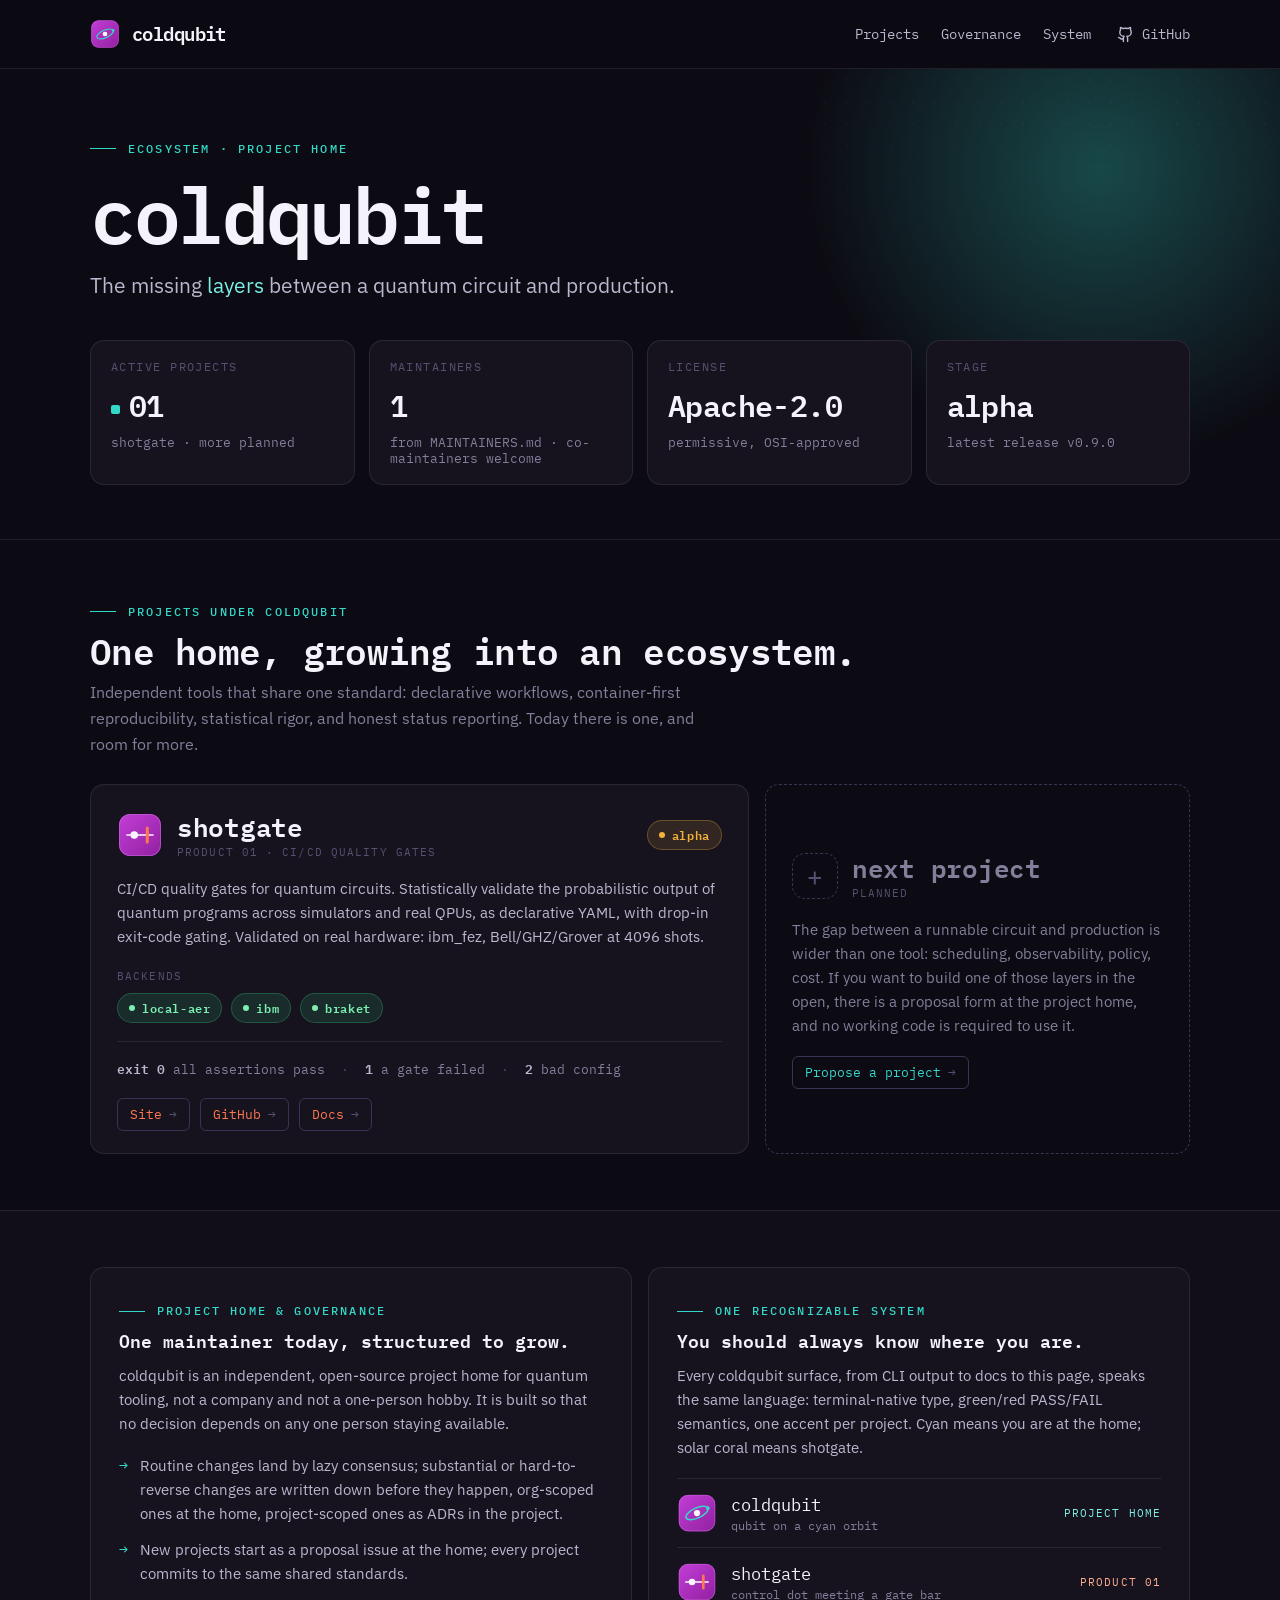
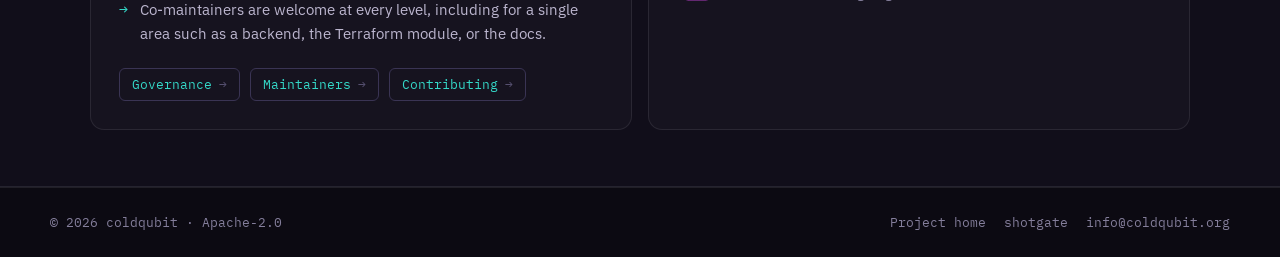
<file: index.html>
<!DOCTYPE html>
<html lang="en">
<head>
<meta charset="utf-8">
<meta name="viewport" content="width=device-width, initial-scale=1">
<title>coldqubit · open-source project home for quantum tooling</title>
<meta name="description" content="coldqubit is an independent, open-source project home for quantum tooling: the missing layers between a quantum circuit and production. Home of shotgate, CI/CD quality gates for quantum circuits.">
<meta name="theme-color" content="#0C0A12">
<link rel="canonical" href="https://coldqubit.org/">
<meta property="og:type" content="website">
<meta property="og:site_name" content="coldqubit">
<meta property="og:title" content="coldqubit · open-source project home for quantum tooling">
<meta property="og:description" content="The missing layers between a quantum circuit and production.">
<meta property="og:url" content="https://coldqubit.org/">
<meta property="og:image" content="https://coldqubit.org/assets/favicon/coldqubit-512.png">
<meta name="twitter:card" content="summary">
<link rel="icon" type="image/svg+xml" href="assets/coldqubit-logomark.svg">
<link rel="icon" type="image/png" sizes="32x32" href="assets/favicon/coldqubit-32.png">
<link rel="apple-touch-icon" href="assets/favicon/coldqubit-180.png">
<link rel="stylesheet" href="styles/styles.css">
<link rel="stylesheet" href="styles/site.css">
</head>
<body>
  <nav class="topnav" id="topnav">
    <div class="wrap topnav-inner">
      <span class="topnav-brand">
        <img src="assets/coldqubit-logomark.svg" alt="coldqubit" width="30" height="30">
        <span class="topnav-name">coldqubit</span>
      </span>
      <div class="topnav-links">
        <a href="#projects">Projects</a>
        <a href="#governance">Governance</a>
        <a href="#system">System</a>
      </div>
      <a class="gh-link" href="https://github.com/coldqubit" aria-label="GitHub">
        <svg viewBox="0 0 24 24" fill="none" stroke="currentColor" stroke-width="2" stroke-linecap="round" stroke-linejoin="round"><path d="M15 22v-4a4.8 4.8 0 0 0-1-3.5c3 0 6-2 6-5.5.08-1.25-.27-2.48-1-3.5.28-1.15.28-2.35 0-3.5 0 0-1 0-3 1.5-2.64-.5-5.36-.5-8 0C6 2 5 2 5 2c-.3 1.15-.3 2.35 0 3.5A5.4 5.4 0 0 0 4 9c0 3.5 3 5.5 6 5.5-.39.49-.68 1.05-.85 1.65-.17.6-.22 1.23-.15 1.85v4"></path><path d="M9 18c-4.51 2-5-2-7-2"></path></svg>
        GitHub
      </a>
    </div>
  </nav>

  <header class="hero">
    <div class="lattice"></div>
    <div class="glow"></div>
    <div class="wrap hero-inner">
      <span class="kicker"><span class="tick"></span>Ecosystem · project home</span>
      <h1>coldqubit</h1>
      <p class="tagline">The missing <span class="c">layers</span> between a quantum circuit and production.</p>

      <!-- values are static fallbacks; js/site.js re-parses them from GitHub -->
      <div class="stats">
        <div class="stat">
          <div class="l">Active projects</div>
          <div class="v"><span class="tick"></span><span id="s-projects">01</span></div>
          <div class="s" id="s-projects-sub">shotgate · more planned</div>
        </div>
        <div class="stat">
          <div class="l">Maintainers</div>
          <div class="v" id="s-maintainers">1</div>
          <div class="s">from MAINTAINERS.md · co-maintainers welcome</div>
        </div>
        <div class="stat">
          <div class="l">License</div>
          <div class="v" id="s-license">Apache-2.0</div>
          <div class="s">permissive, OSI-approved</div>
        </div>
        <div class="stat">
          <div class="l">Stage</div>
          <div class="v" id="s-stage">alpha</div>
          <div class="s" id="s-stage-sub">latest release v0.9.0</div>
        </div>
      </div>
    </div>
  </header>

  <section class="section" id="projects">
    <div class="wrap">
      <div class="sec-head">
        <span class="kicker"><span class="tick"></span>Projects under coldqubit</span>
        <h2>One home, growing into an ecosystem.</h2>
        <p>Independent tools that share one standard: declarative workflows, container-first reproducibility, statistical rigor, and honest status reporting. Today there is one, and room for more.</p>
      </div>

      <div class="projects">
        <div class="proj" data-project="shotgate">
          <div class="proj-top">
            <img src="assets/shotgate-logomark.svg" alt="shotgate mark">
            <div>
              <div class="proj-name">shotgate</div>
              <div class="proj-role">product 01 · CI/CD quality gates</div>
            </div>
            <div class="proj-status">
              <span class="chip alpha"><span class="dot"></span>alpha</span>
            </div>
          </div>
          <p class="proj-desc">CI/CD quality gates for quantum circuits. Statistically validate the probabilistic output of quantum programs across simulators and real QPUs, as declarative YAML, with drop-in exit-code gating. Validated on real hardware: ibm_fez, Bell/GHZ/Grover at 4096 shots.</p>

          <div class="field-label">Backends</div>
          <div class="row">
            <span class="chip working"><span class="dot"></span>local-aer</span>
            <span class="chip working"><span class="dot"></span>ibm</span>
            <span class="chip working"><span class="dot"></span>braket</span>
          </div>

          <div class="exit"><b>exit 0</b> all assertions pass <span class="sep">·</span> <b>1</b> a gate failed <span class="sep">·</span> <b>2</b> bad config</div>

          <div class="proj-links">
            <a class="plink" href="https://shotgate.coldqubit.org">Site <span class="arr">→</span></a>
            <a class="plink" href="https://github.com/coldqubit/shotgate">GitHub <span class="arr">→</span></a>
            <a class="plink" href="https://shotgate.coldqubit.org/docs/">Docs <span class="arr">→</span></a>
          </div>
        </div>

        <div class="proj planned-card">
          <div class="proj-top">
            <span class="planned-tile">+</span>
            <div>
              <div class="proj-name">next project</div>
              <div class="proj-role">planned</div>
            </div>
          </div>
          <p class="proj-desc">The gap between a runnable circuit and production is wider than one tool: scheduling, observability, policy, cost. If you want to build one of those layers in the open, there is a proposal form at the project home, and no working code is required to use it.</p>
          <div class="proj-links">
            <a class="plink" href="https://github.com/coldqubit/.github/issues/new?template=project-proposal.yml">Propose a project <span class="arr">→</span></a>
          </div>
        </div>
      </div>
    </div>
  </section>

  <section class="section alt">
    <div class="wrap">
      <div class="lower">
        <div class="panel" id="governance">
          <span class="kicker"><span class="tick"></span>Project home & governance</span>
          <h3>One maintainer today, structured to grow.</h3>
          <p>coldqubit is an independent, open-source project home for quantum tooling, not a company and not a one-person hobby. It is built so that no decision depends on any one person staying available.</p>
          <ul class="glist">
            <li><span class="arr">→</span><span>Routine changes land by lazy consensus; substantial or hard-to-reverse changes are written down before they happen, org-scoped ones at the home, project-scoped ones as ADRs in the project.</span></li>
            <li><span class="arr">→</span><span>New projects start as a proposal issue at the home; every project commits to the same shared standards.</span></li>
            <li><span class="arr">→</span><span>Co-maintainers are welcome at every level, including for a single area such as a backend, the Terraform module, or the docs.</span></li>
          </ul>
          <div class="panel-links">
            <a class="plink" href="https://github.com/coldqubit/.github/blob/main/GOVERNANCE.md">Governance <span class="arr">→</span></a>
            <a class="plink" href="https://github.com/coldqubit/.github/blob/main/MAINTAINERS.md">Maintainers <span class="arr">→</span></a>
            <a class="plink" href="https://github.com/coldqubit/.github/blob/main/CONTRIBUTING.md">Contributing <span class="arr">→</span></a>
          </div>
        </div>

        <div class="panel" id="system">
          <span class="kicker"><span class="tick"></span>One recognizable system</span>
          <h3>You should always know where you are.</h3>
          <p>Every coldqubit surface, from CLI output to docs to this page, speaks the same language: terminal-native type, green/red PASS/FAIL semantics, one accent per project. Cyan means you are at the home; solar coral means shotgate.</p>
          <div class="mark-row">
            <img src="assets/coldqubit-logomark.svg" alt="coldqubit mark">
            <div>
              <div class="mn">coldqubit</div>
              <div class="md">qubit on a cyan orbit</div>
            </div>
            <span class="mr cyan">project home</span>
          </div>
          <div class="mark-row">
            <img src="assets/shotgate-logomark.svg" alt="shotgate mark">
            <div>
              <div class="mn">shotgate</div>
              <div class="md">control dot meeting a gate bar</div>
            </div>
            <span class="mr coral">product 01</span>
          </div>
        </div>
      </div>
    </div>
  </section>

  <footer class="foot">
    <div class="wrap foot-inner">
      <span>© 2026 coldqubit · Apache-2.0</span>
      <div class="right">
        <a href="https://github.com/coldqubit">Project home</a>
        <a href="https://shotgate.coldqubit.org">shotgate</a>
        <a href="mailto:info@coldqubit.org">info@coldqubit.org</a>
      </div>
    </div>
  </footer>

  <script src="js/site.js"></script>
</body>
</html>
</file>
<file: styles/styles.css>
/* ============================================================================
   coldqubit / shotgate, design system entry point
   ----------------------------------------------------------------------------
   The canonical stylesheet for consumers: link this ONE file and you get
     1. fonts.css            the brand faces (swap point for self-hosting)
     2. colors_and_type.css  the full token layer (color, type, spacing,
                             radii, elevation, motion, motif) + light theme
     3. components.css       the canonical component classes (buttons, badges,
                             chips, cards, callouts, code, console, inputs)

   Surface-specific stylesheets are intentionally NOT imported here, they are
   scoped to their own surfaces and linked by those pages directly:
     - preview/card.css        design-system reference cards
     - social/cards.css        repo / OpenGraph social cards
     - ui_kits/docs/docs.css   the docs reader
   (The landing and dashboard kits keep their surface styles inline in their
    own index.html — no separate stylesheet.)
   ============================================================================ */

@import url('fonts.css');
@import url('colors_and_type.css');
@import url('components.css');
</file>
<file: styles/site.css>
/* ============================================================================
   coldqubit.org · surface styles
   ----------------------------------------------------------------------------
   Page-level layout for the coldqubit project-home surface (cyan-forward).
   Tokens and canonical component classes come from styles.css (fonts +
   colors_and_type + components); nothing here re-implements them.
   ============================================================================ */

* { box-sizing: border-box; }
html { scroll-behavior: smooth; }
html, body { margin: 0; background: var(--bg); color: var(--text); font-family: var(--font-sans); -webkit-font-smoothing: antialiased; }
a { color: inherit; text-decoration: none; }
/* anchor-nav targets clear the sticky topnav */
:is(.section, .panel)[id] { scroll-margin-top: 80px; }
.wrap { max-width: 1180px; margin: 0 auto; padding: 0 40px; }

/* kicker: canonical (components.css), wider tick on this surface */
.kicker { gap: 12px; }
.kicker .tick { width: 26px; }

/* top nav: canonical .topnav (components.css); height bump on this surface */
.topnav-inner { height: 68px; }

.gh-link { display: inline-flex; align-items: center; gap: 8px; font-family: var(--font-mono); font-size: 14px; color: var(--text-secondary); }
.gh-link:hover { color: var(--text); }
.gh-link svg { width: 17px; height: 17px; }

/* hero */
.hero { position: relative; overflow: hidden; border-bottom: 1px solid var(--line); }
.hero .lattice { position: absolute; inset: 0; background-image: var(--dot-grid); background-size: var(--dot-size) var(--dot-size); -webkit-mask-image: radial-gradient(120% 130% at 92% -10%, #000 0%, transparent 60%); mask-image: radial-gradient(120% 130% at 92% -10%, #000 0%, transparent 60%); }
.hero .glow { position: absolute; top: -240px; right: -160px; width: 680px; height: 680px; background: radial-gradient(circle, var(--cyan-glow) 0%, transparent 62%); pointer-events: none; }
/* .hero-inner shares its element with .wrap; keep the 40px side padding */
.hero-inner { position: relative; padding: 64px 40px 54px; }
.hero h1 { font: var(--text-display); font-family: var(--font-display); letter-spacing: -0.04em; margin: 18px 0 0; }
.hero .tagline { font: var(--text-lead); color: var(--fg-2); margin: 16px 0 0; max-width: 46ch; text-wrap: balance; }
.hero .tagline .c { color: var(--cyan-300); }

/* stat row */
.stats { display: grid; grid-template-columns: repeat(4, 1fr); gap: 14px; margin-top: 38px; }
.stat { background: var(--bg-elevated); border: 1px solid var(--line); border-radius: var(--radius-lg); padding: 18px 20px; }
.stat .l { font-family: var(--font-mono); font-size: 12px; letter-spacing: 0.12em; text-transform: uppercase; color: var(--fg-4); }
.stat .v { font-family: var(--font-display); font-weight: 600; font-size: 30px; color: var(--fg-1); margin-top: 8px; letter-spacing: -0.02em; }
.stat .s { font-family: var(--font-mono); font-size: 12.5px; color: var(--fg-3); margin-top: 6px; }
.stat .v .tick { display: inline-block; width: 9px; height: 9px; border-radius: 2px; background: var(--cyan-400); margin-right: 9px; vertical-align: middle; }

/* section */
.section { padding: 56px 0; }
.section.alt { background: var(--bg-sunken); border-top: 1px solid var(--line); border-bottom: 1px solid var(--line); }
.sec-head { margin-bottom: 26px; }
.sec-head h2 { font: var(--text-h2); font-family: var(--font-display); letter-spacing: -0.02em; margin: 12px 0 0; }
.sec-head p { font: var(--text-body); color: var(--fg-3); margin: 8px 0 0; max-width: 64ch; }

/* projects grid */
.projects { display: grid; grid-template-columns: 1.55fr 1fr; gap: 16px; }
.proj { background: var(--bg-elevated); border: 1px solid var(--line); border-radius: var(--radius-lg); padding: 26px 26px 22px; display: flex; flex-direction: column; transition: border-color var(--dur) var(--ease-out), box-shadow var(--dur) var(--ease-out); }
.proj:hover { border-color: var(--ink-500); box-shadow: var(--shadow-md); }
.proj-top { display: flex; align-items: center; gap: 14px; }
.proj-top img { width: 46px; height: 46px; }
.proj-name { font: var(--text-h3); font-family: var(--font-display); color: var(--fg-1); letter-spacing: -0.01em; }
.proj-role { font-family: var(--font-mono); font-size: 11px; letter-spacing: 0.1em; text-transform: uppercase; color: var(--fg-4); margin-top: 3px; }
.proj-status { margin-left: auto; }
.proj-desc { font: var(--text-body-sm); color: var(--fg-2); margin: 18px 0 0; }

.row { display: flex; align-items: center; gap: 9px; flex-wrap: wrap; }
.field-label { font-family: var(--font-mono); font-size: 11px; letter-spacing: 0.1em; text-transform: uppercase; color: var(--fg-4); margin: 20px 0 10px; }

/* chips: canonical (components.css .chip.working/.alpha/.planned) */

.exit { font-family: var(--font-mono); font-size: 12.5px; color: var(--fg-3); margin-top: 18px; padding-top: 16px; border-top: 1px solid var(--line); }
.exit b { color: var(--fg-2); font-weight: 600; }
.exit .sep { color: var(--ink-400); margin: 0 8px; }

.proj-links { display: flex; gap: 10px; margin-top: 18px; }
/* .plink: canonical (components.css), reads the project accent */

/* planned project card */
.proj.planned-card { border-style: dashed; border-color: var(--ink-500); background: transparent; justify-content: center; align-items: flex-start; }
.planned-tile { width: 46px; height: 46px; border-radius: 13px; border: 1.5px dashed var(--ink-500); display: flex; align-items: center; justify-content: center; color: var(--fg-4); font-size: 26px; font-family: var(--font-display); }
.proj.planned-card .proj-name { color: var(--fg-3); }
.proj.planned-card .proj-desc { color: var(--fg-3); }

/* lower two-column */
.lower { display: grid; grid-template-columns: 1fr 1fr; gap: 16px; }
.panel { background: var(--bg-elevated); border: 1px solid var(--line); border-radius: var(--radius-lg); padding: 28px; }
.panel h3 { font: var(--text-h4); font-family: var(--font-display); margin: 12px 0 0; color: var(--fg-1); }
.panel p { font: var(--text-body-sm); color: var(--fg-2); margin: 12px 0 0; }
.glist { list-style: none; margin: 18px 0 0; padding: 0; display: flex; flex-direction: column; gap: 12px; }
.glist li { display: flex; gap: 12px; font: var(--text-body-sm); color: var(--fg-2); }
.glist .arr { color: var(--cyan-400); font-family: var(--font-mono); flex-shrink: 0; }
.panel-links { display: flex; flex-wrap: wrap; gap: 10px; margin-top: 22px; }

/* marks rows */
.mark-row { display: flex; align-items: center; gap: 14px; padding: 14px 0; border-top: 1px solid var(--line); }
.mark-row:first-of-type { margin-top: 18px; }
.mark-row img { width: 40px; height: 40px; }
.mark-row .mn { font-family: var(--font-display); font-size: 17px; color: var(--fg-1); }
.mark-row .md { font-family: var(--font-mono); font-size: 11.5px; color: var(--fg-3); margin-top: 2px; }
.mark-row .mr { margin-left: auto; font-family: var(--font-mono); font-size: 11px; letter-spacing: 0.1em; text-transform: uppercase; }
.mr.cyan { color: var(--cyan-300); }
.mr.coral { color: var(--coral-300); }

/* footer */
.foot { border-top: 1px solid var(--line); }
.foot-inner { display: flex; align-items: center; gap: 16px; padding: 26px 0; flex-wrap: wrap; font-family: var(--font-mono); font-size: 13px; color: var(--fg-3); }
.foot-inner .right { margin-left: auto; display: flex; gap: 18px; flex-wrap: wrap; }
.foot-inner a:hover { color: var(--fg-1); }

/* 404 */
.nf { min-height: calc(100vh - 68px); display: flex; align-items: center; }
.nf .terminal-window { width: min(640px, 100%); margin: 0 auto; }
.nf .terminal-body { min-height: 0; }
.nf-actions { margin-top: 14px; }
.nf-actions a { font-family: var(--font-mono); font-size: 13.5px; color: var(--accent); }
.nf-actions a:hover { text-decoration: underline; }

/* grid children hold mono lines and chip rows: let them shrink */
.projects > *, .lower > *, .stats > * { min-width: 0; }

@media (max-width: 980px) {
  .stats { grid-template-columns: repeat(2, 1fr); }
  .projects, .lower { grid-template-columns: 1fr; }
}

/* mobile nav: never hide the links; they become a scrollable mono row */
@media (max-width: 980px) {
  .topnav-inner { flex-wrap: wrap; height: auto; padding-top: 12px; column-gap: 16px; }
  .topnav-brand { order: 1; }
  .gh-link { order: 2; margin-left: auto; }
  .topnav-links { order: 3; flex-basis: 100%; margin-left: 0; gap: 18px; font-size: 13px; padding: 10px 2px 12px; overflow-x: auto; -webkit-overflow-scrolling: touch; scrollbar-width: none; }
  .topnav-links::-webkit-scrollbar { display: none; }
  :is(.section, .panel)[id] { scroll-margin-top: 112px; }
}

@media (max-width: 640px) {
  .wrap { padding: 0 22px; }
  .hero-inner { padding-left: 22px; padding-right: 22px; padding-top: 46px; }
  .kicker { white-space: normal; }
  .section { padding: 44px 0; }
  .stats { grid-template-columns: 1fr 1fr; gap: 10px; }
  .stat { padding: 14px 16px; }
  .stat .v { font-size: 22px; }
  .panel { padding: 22px 20px; }
  .proj { padding: 20px 18px 18px; }
  .foot-inner .right { margin-left: 0; }
}
</file>
